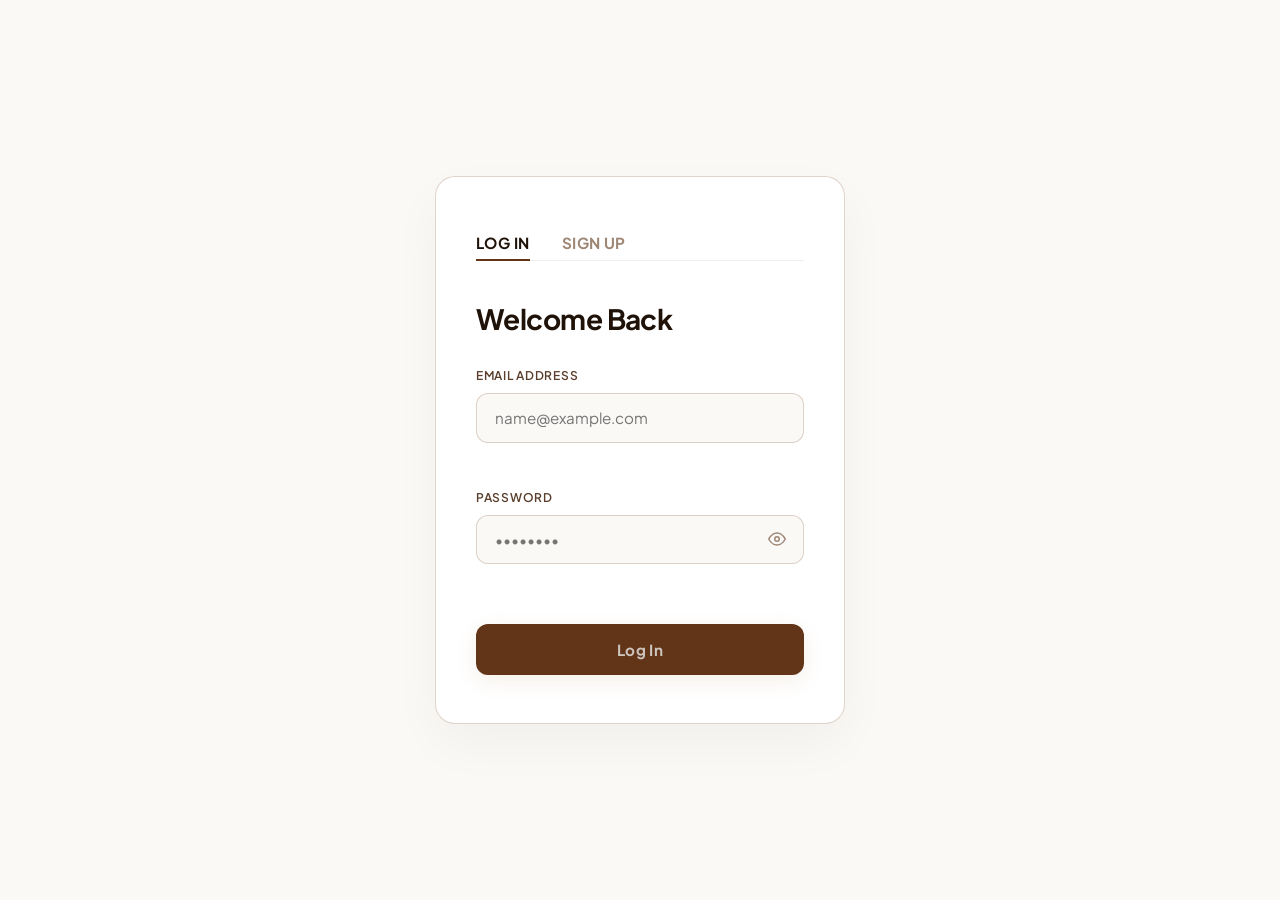
<file: login.html>
<!DOCTYPE html>
<html lang="en">
<head>
  <meta charset="UTF-8">
  <meta name="viewport" content="width=device-width, initial-scale=1.0">
  <title>MonieControl</title>
  <link rel="preconnect" href="https://fonts.googleapis.com" />
  <link rel="preconnect" href="https://fonts.gstatic.com" crossorigin />
  <link rel="icon" type="image/svg+xml" href="images/finly main logo.svg" size="32 X 32">
  <link href="https://fonts.googleapis.com/css2?family=Plus Jakarta Sans:wght@400;500;600;700;800&display=swap" rel="stylesheet" />
  <link rel="stylesheet" href="login.css">
</head>
<body>

  <div class="auth-container">
    <div class="auth-tabs">
      <button id="tab-login" class="tab-btn active" onclick="switchForm('login')">Log In</button>
      <button id="tab-signup" class="tab-btn" onclick="switchForm('signup')">Sign Up</button>
    </div>

    <form id="login-form" class="auth-form active" novalidate>
      <h2>Welcome Back</h2>
      
      <div class="input-group">
        <label for="login-email">Email Address</label>
        <input type="email" id="login-email" placeholder="name@example.com">
        <span class="error-message" id="error-login-email"></span>
      </div>

      <div class="input-group">
        <label for="login-password">Password</label>
        <div class="password-wrapper">
          <input type="password" id="login-password" placeholder="••••••••">
          <button type="button" class="password-toggle" onclick="togglePasswordVisibility('login-password', this)" aria-label="Toggle password visibility">
            <svg class="eye-icon eye-open" viewBox="0 0 24 24" fill="none" stroke="currentColor" stroke-width="2"><path d="M1 12s4-8 11-8 11 8 11 8-4 8-11 8-11-8-11-8z"/><circle cx="12" cy="12" r="3"/></svg>
            <svg class="eye-icon eye-closed" viewBox="0 0 24 24" fill="none" stroke="currentColor" stroke-width="2" style="display:none;"><path d="M17.94 17.94A10.07 10.07 0 0 1 12 20c-7 0-11-8-11-8a18.45 18.45 0 0 1 5.06-5.94M9.9 4.24A9.12 9.12 0 0 1 12 4c7 0 11 8 11 8a18.5 18.5 0 0 1-2.16 3.19m-6.72-1.07a3 3 0 1 1-4.24-4.24"/><line x1="1" y1="1" x2="23" y2="23"/></svg>
          </button>
        </div>
        <span class="error-message" id="error-login-password"></span>
      </div>

      <button type="submit" class="auth-btn"><a href="app-resources/app-dashboard.html" id="btn-name">Log In</a></button>
    </form>

    <form id="signup-form" class="auth-form" novalidate>
      <h2>Create Account</h2>

      <div class="input-group">
        <label for="signup-name">Full Name</label>
        <input type="text" id="signup-name" placeholder="e.g. Michael Samuel">
        <span class="error-message" id="error-signup-name"></span>
      </div>

      <div class="input-group">
        <label for="signup-email">Email Address</label>
        <input type="email" id="signup-email" placeholder="name@example.com">
        <span class="error-message" id="error-signup-email"></span>
      </div>

      <div class="input-group">
        <label for="signup-password">Password</label>
        <div class="password-wrapper">
          <input type="password" id="signup-password" placeholder="Minimum 8 characters">
          <button type="button" class="password-toggle" onclick="togglePasswordVisibility('signup-password', this)" aria-label="Toggle password visibility">
            <svg class="eye-icon eye-open" viewBox="0 0 24 24" fill="none" stroke="currentColor" stroke-width="2"><path d="M1 12s4-8 11-8 11 8 11 8-4 8-11 8-11-8-11-8z"/><circle cx="12" cy="12" r="3"/></svg>
            <svg class="eye-icon eye-closed" viewBox="0 0 24 24" fill="none" stroke="currentColor" stroke-width="2" style="display:none;"><path d="M17.94 17.94A10.07 10.07 0 0 1 12 20c-7 0-11-8-11-8a18.45 18.45 0 0 1 5.06-5.94M9.9 4.24A9.12 9.12 0 0 1 12 4c7 0 11 8 11 8a18.5 18.5 0 0 1-2.16 3.19m-6.72-1.07a3 3 0 1 1-4.24-4.24"/><line x1="1" y1="1" x2="23" y2="23"/></svg>
          </button>
        </div>
        <span class="error-message" id="error-signup-password"></span>
      </div>

      <div class="input-group">
        <label for="signup-confirm">Confirm Password</label>
        <div class="password-wrapper">
          <input type="password" id="signup-confirm" placeholder="Repeat password">
          <button type="button" class="password-toggle" onclick="togglePasswordVisibility('signup-confirm', this)" aria-label="Toggle password visibility">
            <svg class="eye-icon eye-open" viewBox="0 0 24 24" fill="none" stroke="currentColor" stroke-width="2"><path d="M1 12s4-8 11-8 11 8 11 8-4 8-11 8-11-8-11-8z"/><circle cx="12" cy="12" r="3"/></svg>
            <svg class="eye-icon eye-closed" viewBox="0 0 24 24" fill="none" stroke="currentColor" stroke-width="2" style="display:none;"><path d="M17.94 17.94A10.07 10.07 0 0 1 12 20c-7 0-11-8-11-8a18.45 18.45 0 0 1 5.06-5.94M9.9 4.24A9.12 9.12 0 0 1 12 4c7 0 11 8 11 8a18.5 18.5 0 0 1-2.16 3.19m-6.72-1.07a3 3 0 1 1-4.24-4.24"/><line x1="1" y1="1" x2="23" y2="23"/></svg>
          </button>
        </div>
        <span class="error-message" id="error-signup-confirm"></span>
      </div>

      <button type="submit" class="auth-btn">Sign Up</button>
    </form>
  </div>

  <script src="login.js"></script>
</body>
</html>
</file>
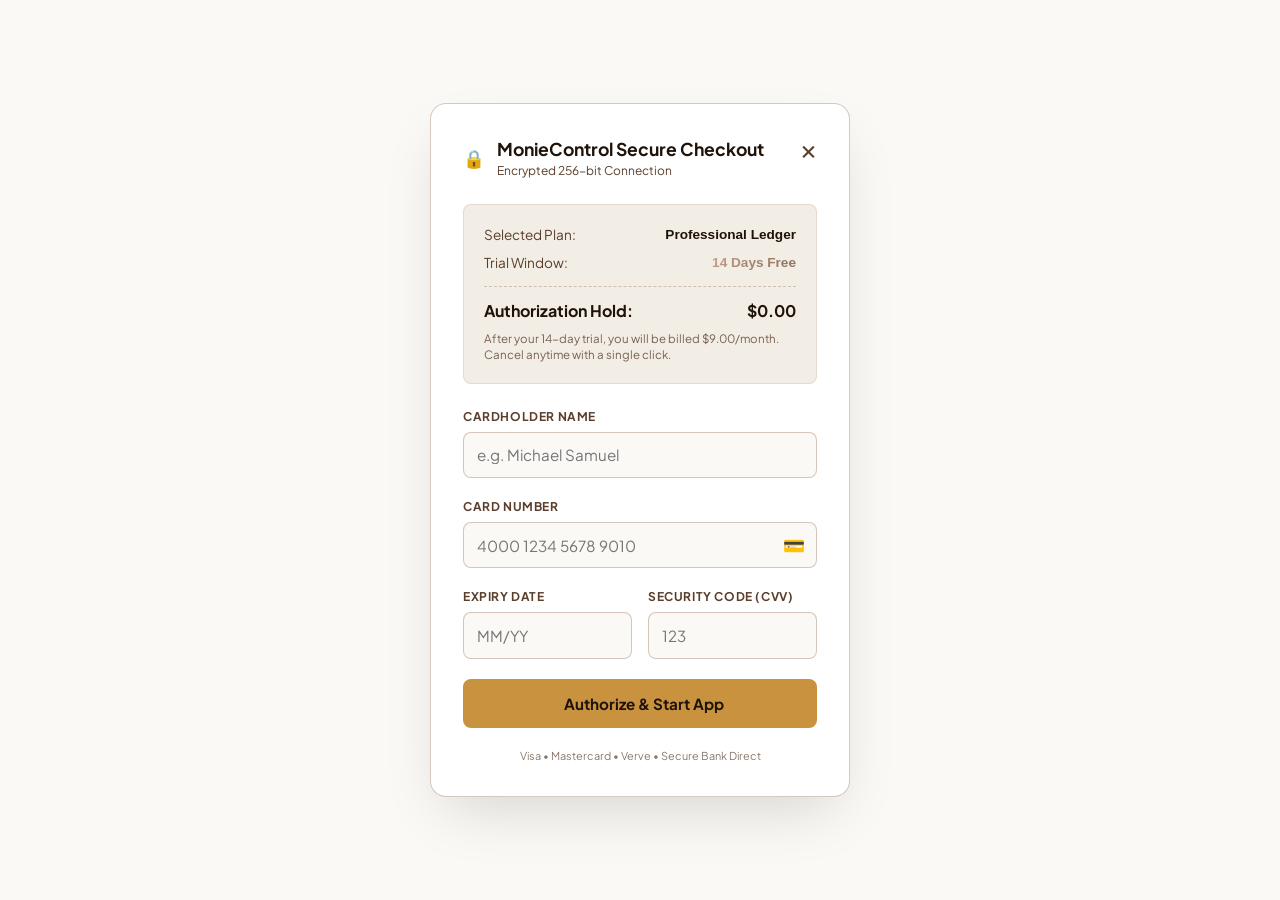
<file: resources/checkout.html>
<!DOCTYPE html>
<html lang="en">
<head>
    <head>
  <meta charset="UTF-8">
  <meta name="viewport" content="width=device-width, initial-scale=1.0">
  <title>Secured Payment</title>
  <link rel="preconnect" href="https://fonts.googleapis.com">
  <link rel="preconnect" href="https://fonts.gstatic.com" crossorigin>
  <link rel="icon" type="image/svg+xml" href="../images/finly main logo.svg" size="32 X 32">
  <link href="https://fonts.googleapis.com/css2?family=Plus Jakarta Sans:wght@400;500;600;700;800&display=swap" rel="stylesheet" />
  <link rel="stylesheet" href="../style.css">
  <link rel="stylesheet" href="checkout.css">
</head>

<body>

  <div class="checkout-page-container">
    <div class="checkout-window">
      
      <!-- Header Controls -->
      <div class="checkout-header">
        <div class="secure-brand">
          <span class="secure-icon">🔒</span>
          <div>
            <h3>MonieControl Secure Checkout</h3>
            <p class="secure-sub">Encrypted 256-bit Connection</p>
          </div>
        </div>
        <!-- Safe Fallback Back-link Route Context -->
        <a href="../index.html" class="close-checkout-btn" aria-label="Cancel Checkout">&times;</a>
      </div>

      <!-- Order Summary Card -->
      <div class="order-summary-box">
        <div class="summary-row">
          <span class="summary-label">Selected Plan:</span>
          <span class="summary-val font-head">Professional Ledger</span>
        </div>
        <div class="summary-row">
          <span class="summary-label">Trial Window:</span>
          <span class="summary-val gold-text">14 Days Free</span>
        </div>
        <div class="summary-divider"></div>
        <div class="summary-row total-row">
          <span>Authorization Hold:</span>
          <span>$0.00</span>
        </div>
        <p class="trial-disclaimer">After your 14-day trial, you will be billed $9.00/month. Cancel anytime with a single click.</p>
      </div>

      <!-- Live Feedback Screen / Success States -->
      <div id="payment-status-screen" class="status-screen" style="display: none;">
        <div class="spinner"></div>
        <h4 id="status-title">Processing Transaction...</h4>
        <p id="status-desc">Verifying credentials with card issuer tokens.</p>
      </div>

      <!-- Primary Payment Form -->
      <form id="secure-payment-form" onsubmit="handlePaymentSubmission(event)">
        
        <!-- Cardholder Name -->
        <div class="form-field-group">
          <label for="card-name">Cardholder Name</label>
          <input type="text" id="card-name" required placeholder="e.g. Michael Samuel" autocomplete="cc-name">
        </div>

        <!-- Card Number Input with dynamic spacing -->
        <div class="form-field-group">
          <label for="card-number">Card Number</label>
          <div class="input-icon-wrapper">
            <input type="text" id="card-number" required maxlength="19" placeholder="4000 1234 5678 9010" autocomplete="cc-number" inputmode="numeric" oninput="formatCardNumber(this)">
            <span class="card-brand-indicator" id="card-type-logo">💳</span>
          </div>
        </div>

        <!-- Compact Expiry & CVV Row -->
        <div class="form-row-split">
          <div class="form-field-group">
            <label for="card-expiry">Expiry Date</label>
            <input type="text" id="card-expiry" required maxlength="5" placeholder="MM/YY" inputmode="numeric" oninput="formatExpiry(this)">
          </div>
          <div class="form-field-group">
            <label for="card-cvv">Security Code (CVV)</label>
            <input type="password" id="card-cvv" required maxlength="4" placeholder="123" inputmode="numeric">
          </div>
        </div>

        <!-- Secure Submission Action -->
        <button type="submit" class="pay-submit-btn">
          <span class="btn-lock-icon"></span> Authorize & Start App
        </button>

        <!-- Network Logos -->
        <div class="merchant-logos">
          <span>Visa</span> • <span>Mastercard</span> • <span>Verve</span> • <span>Secure Bank Direct</span>
        </div>
      </form>

    </div>
  </div>

  <!-- Link to external interaction controller -->
  <script src="checkout.js"></script>

  <script>
  // Sync the checkout page's theme attribute instantly on load based on main page state
  document.documentElement.setAttribute('data-theme', localStorage.getItem('finly-theme') || 'light');
</script>
</body>
</html>
</file>
<file: login.css>
:root {
  --mocha:          #A5856E;
  --mocha-dark:     #8a6d59;
  --mocha-light:    #c4a48f;
  --gold:           #b07d3e;
  --gold-bright:    #623519 ;
  --gold-glow:      rgba(176, 125, 62, 0.12);

  --bg:             #faf9f6;
  --bg-card:        #ffffff;
  --border:         rgba(165, 133, 110, 0.15);
  --border-bright:  rgba(165, 133, 110, 0.35);

  --text-primary:   #1e1209;
  --text-secondary: #5a3e2b;
  --text-muted:     #9e8675;

  --error-color:    #d94141;
  --error-bg:       rgba(217, 65, 65, 0.03);
}

[data-theme="dark"] {
  --bg:             #120b05;
  --bg-card:        #180e07;
  --border:         rgba(165, 133, 110, 0.12);
  --border-bright:  rgba(165, 133, 110, 0.28);

  --text-primary:   #fcfaf7;
  --text-secondary: #e3dcd5;
  --text-muted:     #a89689;
}

* {
  box-sizing: border-box;
}

body {
  margin: 0;
  padding: 1.5rem;
  background-color: var(--bg);
  color: var(--text-primary);
  font-family: 'Plus Jakarta Sans', sans-serif;
  display: flex;
  justify-content: center;
  align-items: center;
  min-height: 100vh;
  transition: background-color 0.3s, color 0.3s;
}

/* Classy Card Container Optimization */
.auth-container {
  background-color: var(--bg-card);
  border: 1px solid var(--border-bright);
  width: 100%;
  max-width: 410px;
  padding: 3rem 2.5rem;
  border-radius: 20px;
  box-shadow: 0 20px 50px rgba(30, 18, 9, 0.04);
}

/* Sleek Minimalist Tabs */
.auth-tabs {
  display: flex;
  margin-bottom: 2.5rem;
  border-bottom: 1px solid var(--border);
  gap: 2rem;
}

.tab-btn {
  background: none;
  border: none;
  padding: 0.5rem 0;
  color: var(--text-muted);
  font-family: 'Plus Jakarta Sans', sans-serif;
  font-size: 0.95rem;
  font-weight: 700;
  letter-spacing: 0.03em;
  text-transform: uppercase;
  cursor: pointer;
  position: relative;
  transition: color 0.25s ease;
}

.tab-btn:hover {
  color: var(--text-secondary);
}

.tab-btn.active {
  color: var(--text-primary);
}

.tab-btn.active::after {
  content: '';
  position: absolute;
  bottom: -1px;
  left: 0;
  width: 100%;
  height: 2px;
  background-color: var(--gold-bright);
}

.auth-form {
  display: none;
}

.auth-form.active {
  display: block;
}

.auth-form h2 {
  font-family: 'Plus Jakarta Sans', sans-serif;
  color: var(--text-primary);
  margin-top: 0;
  margin-bottom: 2rem;
  font-size: 1.75rem;
  font-weight: 700;
  letter-spacing: -0.02em;
}

.input-group {
  margin-bottom: 1.5rem;
  display: flex;
  flex-direction: column;
}

.input-group label {
  color: var(--text-secondary);
  font-size: 0.75rem;
  font-weight: 600;
  margin-bottom: 0.6rem;
  text-transform: uppercase;
  letter-spacing: 0.06em;
}

/* Password Wrapper and Inline Eye Button */
.password-wrapper {
  position: relative;
  display: flex;
  align-items: center;
}

.password-wrapper input {
  width: 100%;
  padding-right: 3rem !important;
}

.password-toggle {
  position: absolute;
  right: 12px;
  background: none;
  border: none;
  color: var(--text-muted);
  cursor: pointer;
  padding: 6px;
  display: flex;
  align-items: center;
  justify-content: center;
  transition: color 0.2s ease;
}

.password-toggle:hover {
  color: var(--text-secondary);
}

.eye-icon {
  width: 18px;
  height: 18px;
}

.input-group input {
  background-color: var(--bg);
  border: 1px solid var(--border-bright);
  border-radius: 12px;
  padding: 0.9rem 1.1rem;
  color: var(--text-primary);
  font-family: 'Plus Jakarta Sans', sans-serif;
  font-size: 0.95rem;
  outline: none;
  transition: border-color 0.2s, box-shadow 0.2s;
}

.input-group input:focus {
  border-color: var(--mocha);
  box-shadow: 0 0 0 4px var(--gold-glow);
}

.input-group input.invalid {
  border-color: var(--error-color);
  background-color: var(--error-bg);
}

.error-message {
  color: var(--error-color);
  font-size: 0.75rem;
  margin-top: 0.45rem;
  min-height: 16px;
  font-weight: 500;
}

.auth-btn {
  width: 100%;
  background-color: var(--gold-bright);
  color: #ffffff;
  font-family: 'Plus Jakarta Sans', sans-serif;
  border: none;
  border-radius: 12px;
  padding: 1rem;
  font-size: 0.95rem;
  font-weight: 700;
  letter-spacing: 0.02em;
  cursor: pointer;
  margin-top: 0.75rem;
  box-shadow: 0 6px 20px var(--gold-glow);
  transition: background-color 0.2s, transform 0.1s;
}

.auth-btn:hover {
  background-color: var(--gold);
}

.auth-btn:active {
  transform: scale(0.99);
}

button a {
  color:#cec5bf;
  text-decoration: none;

}

/* 
   RESPONSIVENESS AND SCREEN SIZES  */

@media (max-width: 480px) {
  body { padding: 1rem; }
  .auth-container { padding: 2.25rem 1.5rem; border-radius: 16px; }
  .auth-form h2 { font-size: 1.5rem; margin-bottom: 1.5rem; }
}

@media (max-width: 340px) {
  body { padding: 0.5rem; }
  .auth-container { padding: 1.75rem 1rem; border-radius: 12px; }
  .auth-tabs { gap: 1rem; margin-bottom: 1.75rem; }
  .tab-btn { font-size: 0.85rem; }
  .auth-form h2 { font-size: 1.25rem; margin-bottom: 1.25rem; }
  .input-group { margin-bottom: 1.1rem; }
  .input-group input { padding: 0.8rem 0.9rem; font-size: 0.9rem; border-radius: 10px; }
  .password-toggle { right: 8px; }
  .eye-icon { width: 16px; height: 16px; }
  .auth-btn { padding: 0.85rem; font-size: 0.9rem; border-radius: 10px; }
}

/* Micro-Display Strategy Boundary Control (250px Layout Support) */
@media (max-width: 270px) {
  .auth-container { padding: 1.25rem 0.65rem; border-radius: 8px; }
  .auth-tabs { gap: 0.6rem; margin-bottom: 1.25rem; }
  .tab-btn { font-size: 0.78rem; letter-spacing: 0.01em; }
  .auth-form h2 { font-size: 1.1rem; }
  .input-group label { font-size: 0.7rem; margin-bottom: 0.4rem; }
  .input-group input { padding: 0.7rem 0.75rem; font-size: 0.85rem; border-radius: 8px; }
  .error-message { font-size: 0.7rem; min-height: 14px; }
  .auth-btn { padding: 0.75rem; font-size: 0.85rem; border-radius: 8px; }
}
</file>
<file: style.css>
@import url('https://fonts.googleapis.com/css2?family=Plus+Jakarta+Sans:wght@400;500;600;700&display=swap');


/*  LIGHT MODE TOKENS  (the main / :root) */

:root {
  /* Brand core */
  --mocha:        #A5856E;
  --mocha-dark:   #8a6d59;
  --mocha-light:  #c4a48f;
  --gold:         #b07d3e;
  --gold-bright:  #c9923f;
  --gold-muted:   #8a6228;
  --gold-glow:    rgba(176,125,62,0.15);

  /* Light surface palette */
  --bg:           #faf9f6;
  --bg-alt:       #f2ede5;
  --bg-card:      #ffffff;
  --surface:      #ffffff;
  --border:       rgba(165,133,110,0.2);
  --border-bright:rgba(165,133,110,0.45);

  /* Text */
  --text-primary:   #1e1209;
  --text-secondary: #5a3e2b;
  --text-muted:     #9e826b;

  /* Dashboard widget colours */
  --dash-bg:      linear-gradient(145deg, #fff8f2 0%, #fdf4ec 100%);
  --dash-border:  rgba(165,133,110,0.25);
  --dash-balance: linear-gradient(135deg, #A5856E 0%, #7a5c42 100%);
  --dash-bar-bg:  rgba(165,133,110,0.12);
  --dash-bar-fill:linear-gradient(90deg, #c4a48f, #A5856E);
  --bar-accent:   linear-gradient(90deg, #7abfcf, #4da8bb);
  --bar-success:  linear-gradient(90deg, #7dba9e, #4faa80);
  --stat-val-color: var(--mocha);

  /* Navbar */
  --nav-bg:       rgba(250,249,246,0.92);
  --nav-border:   rgba(165,133,110,0.2);
  --nav-shadow:   0 4px 24px rgba(44,28,16,0.08);

  /* Shadows */
  --shadow-sm:    0 1px 4px rgba(44,28,16,0.07);
  --shadow-md:    0 4px 16px rgba(44,28,16,0.09);
  --shadow-lg:    0 12px 40px rgba(44,28,16,0.12);
  --shadow-card:  0 4px 20px rgba(165,133,110,0.14);
  --shadow-hover: 0 12px 36px rgba(165,133,110,0.2);
  --shadow-btn:   0 4px 16px rgba(165,133,110,0.3);

  /* Theme toggle icon visibility */
  --icon-sun-opacity:  1;
  --icon-moon-opacity: 0;

  /* Mobile menu */
  --mobile-bg:    #fdf7f0;
  --mobile-link-hover: #f2ede5;
  --mobile-border: rgba(165,133,110,0.18);
}

/*  DARK MODE TOKENS  [data-theme="dark"]  */

[data-theme="dark"] {
  /* Chocolate dark palette */
  --gold:         #c89b4f;
  --gold-bright:  #e0b86a;
  --gold-muted:   #8a6930;
  --gold-glow:    rgba(200,155,79,0.2);

  --bg:           #1a0f0a;
  --bg-alt:       #2e1a10;
  --bg-card:      #231308;
  --surface:      rgba(255,255,255,0.04);
  --border:       rgba(200,155,79,0.15);
  --border-bright:rgba(200,155,79,0.4);

  --text-primary:   #fdf6ee;
  --text-secondary: #c4a882;
  --text-muted:     #7a6048;

  --dash-bg:      linear-gradient(145deg, #2a1a0e 0%, #1e1008 100%);
  --dash-border:  rgba(200,155,79,0.3);
  --dash-balance: linear-gradient(135deg, #8a6930 0%, #6b3d22 100%);
  --dash-bar-bg:  rgba(255,255,255,0.06);
  --dash-bar-fill:linear-gradient(90deg, #8a6930, #c89b4f);
  --bar-accent:   linear-gradient(90deg, #3a7a8a, #60b8cc);
  --bar-success:  linear-gradient(90deg, #3a7a5a, #60c090);
  --stat-val-color: #e0b86a;

  --nav-bg:       rgba(26,15,10,0.88);
  --nav-border:   rgba(200,155,79,0.15);
  --nav-shadow:   0 4px 30px rgba(0,0,0,0.5);

  --shadow-sm:    0 1px 4px rgba(0,0,0,0.3);
  --shadow-md:    0 4px 16px rgba(0,0,0,0.4);
  --shadow-lg:    0 12px 40px rgba(0,0,0,0.5);
  --shadow-card:  0 8px 32px rgba(10,5,2,0.5);
  --shadow-hover: 0 16px 48px rgba(10,5,2,0.6);
  --shadow-btn:   0 4px 20px rgba(200,155,79,0.3);

  --icon-sun-opacity:  0;
  --icon-moon-opacity: 1;

  --mobile-bg:    #231308;
  --mobile-link-hover: #2e1a10;
  --mobile-border: rgba(200,155,79,0.15);

  /* Mocha tones stay similar but slightly brighter on dark */
  --mocha:        #c4a48f;
  --mocha-dark:   #a5856e;
  --mocha-light:  #dac0aa;
}

/*  GLOBAL TOKENS (theme-independent) */
:root {
  --font-heading: 'Plus Jakarta Sans', sans-serif;
  --font-body:    'Plus Jakarta Sans', sans-serif;

  --text-xs:   clamp(0.7rem,   1.4vw, 0.8rem);
  --text-sm:   clamp(0.85rem,  1.8vw, 0.95rem);
  --text-base: clamp(1rem,     2vw,   1.1rem);
  --text-lg:   clamp(1.1rem,   2.2vw, 1.3rem);
  --text-xl:   clamp(1.3rem,   3vw,   1.65rem);
  --text-2xl:  clamp(1.65rem,  4vw,   2.2rem);
  --text-3xl:  clamp(2rem,     5vw,   3rem);
  --text-hero: clamp(2.6rem,   7vw,   4.2rem);

  --sp-xs:  0.5rem;
  --sp-sm:  1rem;
  --sp-md:  1.5rem;
  --sp-lg:  2.5rem;
  --sp-xl:  4rem;
  --sp-2xl: 6.5rem;

  --max-w:   1200px;
  --nav-h:   72px;
  --r-sm:    6px;
  --r-md:    14px;
  --r-lg:    22px;
  --r-full:  999px;

  --ease: cubic-bezier(0.4, 0, 0.2, 1);
  --t:    0.28s var(--ease);
}

/*  RESET & BASE SECTION */

*, *::before, *::after {
  box-sizing: border-box;
  margin: 0;
  padding: 0;
}

html {
  scroll-behavior: smooth;
  font-size: 16px;
}

body {
  font-family: 'Plus Jakarta Sans', sans-serif;
  font-size: var(--text-base);
  color: var(--text-primary);
  background-color: var(--bg);
  line-height: 1.65;
  -webkit-font-smoothing: antialiased;
  overflow-x: hidden;
  transition: background-color 0.35s var(--ease), color 0.35s var(--ease);
}

img, svg { display: block; max-width: 100%; }
a        { color: inherit; text-decoration: none; }
ul, ol   { list-style: none; }
button   { cursor: pointer; border: none; background: none; font-family: inherit; }

/* LAYOUT HELPERS SECTION */

.section-container {
  width: 100%;
  max-width: var(--max-w);
  margin-inline: auto;
  padding-inline: var(--sp-md);
  position: relative;
  z-index: 1;
}

.section-label {
  display: inline-flex;
  align-items: center;
  gap: 0.5rem;
  font-family: var(--font-heading);
  font-size: var(--text-xs);
  font-weight: 700;
  letter-spacing: 0.18em;
  text-transform: uppercase;
  color: var(--gold);
  margin-bottom: var(--sp-sm);
}

.section-label::before {
  content: '';
  display: block;
  width: 24px;
  height: 2px;
  background: linear-gradient(90deg, var(--gold), transparent);
  border-radius: 2px;
}

.section-sub {
  font-size: var(--text-base);
  color: var(--text-secondary);
  max-width: 520px;
  margin-top: var(--sp-sm);
  line-height: 1.75;
}

/* Section dividers */
.features::before,
.how-it-works::before,
.testimonials::before,
.pricing::before {
  content: '';
  position: absolute;
  top: 0; left: 50%;
  transform: translateX(-50%);
  width: 55%; height: 1px;
  background: linear-gradient(90deg, transparent, var(--border-bright), transparent);
}

/* BUTTONS SECTION */

.btn {
  display: inline-flex;
  align-items: center;
  justify-content: center;
  padding: 0.8rem 2rem;
  border-radius: var(--r-full);
  font-family: var(--font-heading);
  font-size: var(--text-sm);
  font-weight: 700;
  letter-spacing: 0.04em;
  transition: all var(--t);
  white-space: nowrap;
  position: relative;
  overflow: hidden;
}

.btn::after {
  content: '';
  position: absolute;
  inset: 0;
  background: linear-gradient(135deg, rgba(255,255,255,0.12) 0%, transparent 60%);
  opacity: 0;
  transition: opacity var(--t);
  border-radius: inherit;
  pointer-events: none;
}
.btn:hover::after { opacity: 1; }

.btn-primary {
  background: linear-gradient(135deg, var(--mocha) 0%, var(--mocha-dark) 100%);
  color: #fff;
  box-shadow: var(--shadow-btn);
  font-weight: 800;
}

.btn-primary:hover,
.btn-primary:focus-visible {
  transform: translateY(-3px);
  box-shadow: 0 8px 28px rgba(165,133,110,0.4);
}

[data-theme="dark"] .btn-primary {
  background: linear-gradient(135deg, var(--gold) 0%, var(--gold-muted) 100%);
  color: #1a0f0a;
}

.btn-ghost {
  background: transparent;
  color: var(--mocha);
  border: 1.5px solid var(--border-bright);
}

.btn-ghost:hover,
.btn-ghost:focus-visible {
  background: var(--gold-glow);
  border-color: var(--mocha);
  color: var(--mocha-dark);
  transform: translateY(-3px);
}

[data-theme="dark"] .btn-ghost {
  color: var(--gold);
  border-color: var(--border-bright);
}

[data-theme="dark"] .btn-ghost:hover {
  color: var(--gold-bright);
  border-color: var(--gold);
}

.btn:focus-visible {
  outline: 2px solid var(--gold);
  outline-offset: 4px;
}

/* NAVBAR SECTION */

.navbar {
  position: fixed;
  top: 0; left: 0; right: 0;
  z-index: 200;
  height: var(--nav-h);
  background: var(--nav-bg);
  backdrop-filter: blur(18px);
  -webkit-backdrop-filter: blur(18px);
  border-bottom: 1px solid var(--nav-border);
  transition: background var(--t), border-color var(--t), box-shadow var(--t);
}

.navbar.scrolled {
  box-shadow: var(--nav-shadow);
  border-color: var(--border-bright);
}

.nav-container {
  display: flex;
  align-items: center;
  justify-content: space-between;
  height: 100%;
  max-width: var(--max-w);
  margin-inline: auto;
  padding-inline: var(--sp-md);
}

.nav-logo {
  display: flex;
  align-items: center;
  gap: 0.45rem;
  font-family: 'Plus Jakarta Sans', sans-serif;
  font-size: 1.45rem;
  font-weight: 800;
  color: var(--text-primary);
  letter-spacing: -0.02em;
  transition: opacity var(--t);
  flex-shrink: 0;
}

.nav-logo img {
  width: 45px;
  height: 45px;

}

.nav-logo:hover { opacity: 0.8; }

.logo-icon {
  color: var(--mocha);
  font-size: 1.5rem;
  line-height: 1;
}

[data-theme="dark"] .logo-icon { color: var(--gold); }

/* Desktop nav links */
.nav-links {
  display: none;
  align-items: center;
  gap: var(--sp-lg);
}

.nav-links a {
  font-family: var(--font-heading);
  font-size: var(--text-sm);
  font-weight: 600;
  color: var(--text-secondary);
  transition: color var(--t);
  position: relative;
  padding-bottom: 3px;
  letter-spacing: 0.02em;
}

.nav-links a::after {
  content: '';
  position: absolute;
  bottom: 0; left: 0;
  width: 0; height: 1.5px;
  background: linear-gradient(90deg, var(--mocha), var(--mocha-light));
  transition: width var(--t);
  border-radius: 2px;
}

.nav-links a:hover { color: var(--mocha); }
.nav-links a:hover::after { width: 100%; }

[data-theme="dark"] .nav-links a:hover { color: var(--gold-bright); }
[data-theme="dark"] .nav-links a::after {
  background: linear-gradient(90deg, var(--gold), var(--gold-bright));
}

/* Nav actions */
.nav-actions {
  display: flex;
  align-items: center;
  gap: 0.75rem;
}

/* ── Theme Toggle Button ── */
.theme-toggle {
  width: 38px;
  height: 38px;
  border-radius: var(--r-sm);
  border: 1px solid var(--border);
  background: var(--surface);
  display: flex;
  align-items: center;
  justify-content: center;
  color: var(--text-secondary);
  transition: background var(--t), border-color var(--t), color var(--t), transform var(--t);
  position: relative;
  overflow: hidden;
  flex-shrink: 0;
}

.theme-toggle:hover {
  background: var(--gold-glow);
  border-color: var(--border-bright);
  color: var(--mocha);
  transform: rotate(15deg) scale(1.05);
}

[data-theme="dark"] .theme-toggle:hover { color: var(--gold); }

.theme-icon {
  position: absolute;
  display: flex;
  align-items: center;
  justify-content: center;
  transition: opacity 0.3s var(--ease), transform 0.3s var(--ease);
}

.theme-icon--light {
  opacity: var(--icon-sun-opacity);
  transform: scale(1);
}

.theme-icon--dark {
  opacity: var(--icon-moon-opacity);
  transform: scale(0.85);
}

[data-theme="dark"] .theme-icon--light {
  opacity: 0;
  transform: scale(0.85);
}
[data-theme="dark"] .theme-icon--dark {
  opacity: 1;
  transform: scale(1);
}

/* ── Hamburger ── */
.hamburger {
  display: flex;
  flex-direction: column;
  justify-content: center;
  gap: 5px;
  width: 38px;
  height: 38px;
  padding: 7px;
  border-radius: var(--r-sm);
  border: 1px solid var(--border);
  background: transparent;
  transition: background var(--t), border-color var(--t);
}

.hamburger:hover {
  background: var(--gold-glow);
  border-color: var(--border-bright);
}

.hamburger span {
  display: block;
  width: 100%;
  height: 1.5px;
  background: var(--text-primary);
  border-radius: 2px;
  transition: all var(--t);
  transform-origin: center;
}

.hamburger.open span:nth-child(1) { transform: translateY(6.5px) rotate(45deg); }
.hamburger.open span:nth-child(2) { opacity: 0; transform: scaleX(0); }
.hamburger.open span:nth-child(3) { transform: translateY(-6.5px) rotate(-45deg); }

/*  MOBILE MENU SECTION */
.mobile-menu {
  position: fixed;
  top: 0; right: 0;
  width: min(340px, 90vw);
  height: 100dvh;
  background: var(--mobile-bg);
  border-left: 1px solid var(--mobile-border);
  z-index: 300;
  transform: translateX(100%);
  transition: transform 0.35s var(--ease), background var(--t);
  overflow-y: auto;
  display: flex;
  flex-direction: column;
  box-shadow: -12px 0 40px rgba(0,0,0,0.15);
}

.mobile-menu.open {
  transform: translateX(0);
}

.mobile-menu__inner {
  display: flex;
  flex-direction: column;
  height: 100%;
  padding: var(--sp-md);
  gap: var(--sp-md);
}

/* Menu header */
.mobile-menu__header {
  display: flex;
  align-items: center;
  justify-content: space-between;
  padding-bottom: var(--sp-md);
  border-bottom: 1px solid var(--mobile-border);
}

.mobile-menu__close {
  width: 36px;
  height: 36px;
  border-radius: var(--r-sm);
  border: 1px solid var(--mobile-border);
  background: transparent;
  color: var(--text-secondary);
  display: flex;
  align-items: center;
  justify-content: center;
  transition: all var(--t);
}

.mobile-menu__close:hover {
  background: var(--gold-glow);
  color: var(--mocha);
  border-color: var(--border-bright);
}

/* Mobile nav links */
.mobile-nav-links {
  display: flex;
  flex-direction: column;
  gap: 0.25rem;
}

.mobile-nav-link {
  display: flex;
  align-items: center;
  gap: var(--sp-sm);
  padding: 0.85rem var(--sp-sm);
  border-radius: var(--r-md);
  font-family: 'Plus Jakarta Sans', sans-serif;
  font-size: var(--text-base);
  font-weight: 600;
  color: var(--text-primary);
  transition: all var(--t);
  position: relative;
}

.mobile-nav-link:hover {
  background: var(--mobile-link-hover);
  color: var(--mocha);
  padding-left: var(--sp-md);
}

[data-theme="dark"] .mobile-nav-link:hover { color: var(--gold-bright); }

.mobile-nav-icon {
  width: 34px;
  height: 34px;
  border-radius: var(--r-sm);
  background: var(--gold-glow);
  border: 1px solid var(--border);
  display: flex;
  align-items: center;
  justify-content: center;
  color: var(--mocha);
  flex-shrink: 0;
  transition: background var(--t), color var(--t);
}

[data-theme="dark"] .mobile-nav-icon { color: var(--gold); }

.mobile-nav-link:hover .mobile-nav-icon {
  background: var(--gold-glow);
  border-color: var(--border-bright);
}

.mobile-nav-arrow {
  margin-left: auto;
  font-size: 0.9rem;
  color: var(--text-muted);
  transition: transform var(--t), color var(--t);
}

.mobile-nav-link:hover .mobile-nav-arrow {
  transform: translateX(4px);
  color: var(--mocha);
}

[data-theme="dark"] .mobile-nav-link:hover .mobile-nav-arrow { color: var(--gold); }

/* Mobile theme switcher */
.mobile-menu__theme {
  padding: var(--sp-md);
  border-radius: var(--r-md);
  border: 1px solid var(--mobile-border);
  background: var(--gold-glow);
  display: flex;
  flex-direction: column;
  gap: 0.75rem;
  margin-top: auto;
}

.mobile-theme-label {
  display: flex;
  align-items: center;
  gap: 0.5rem;
  font-family: 'Plus Jakarta Sans', sans-serif;
  font-size: var(--text-xs);
  font-weight: 700;
  letter-spacing: 0.1em;
  text-transform: uppercase;
  color: var(--text-muted);
}

.mobile-theme-switcher {
  display: grid;
  grid-template-columns: 1fr 1fr;
  gap: 0.5rem;
}

.theme-pill {
  display: flex;
  align-items: center;
  justify-content: center;
  gap: 0.4rem;
  padding: 0.6rem 1rem;
  border-radius: var(--r-md);
  font-family: 'Plus Jakarta Sans', sans-serif;
  font-size: var(--text-xs);
  font-weight: 700;
  color: var(--text-muted);
  border: 1px solid transparent;
  background: transparent;
  transition: all var(--t);
}

.theme-pill:hover {
  background: var(--gold-glow);
  color: var(--text-secondary);
}

.theme-pill.active {
  background: var(--surface);
  border-color: var(--border-bright);
  color: var(--mocha);
  box-shadow: var(--shadow-sm);
}

[data-theme="dark"] .theme-pill.active { color: var(--gold); }

/* Mobile CTA */
.mobile-menu__cta {
  padding-top: var(--sp-md);
  border-top: 1px solid var(--mobile-border);
}

/* Backdrop */
.mobile-menu__backdrop {
  position: fixed;
  inset: 0;
  background: rgba(0,0,0,0.45);
  z-index: 250;
  opacity: 0;
  pointer-events: none;
  transition: opacity 0.35s var(--ease);
  backdrop-filter: blur(3px);
}

.mobile-menu__backdrop.active {
  opacity: 1;
  pointer-events: auto;
}

/* HERO SECTION */
.hero {
  position: relative;
  padding-top: calc(var(--nav-h) + var(--sp-xl));
  padding-bottom: var(--sp-2xl);
  padding-inline: var(--sp-md);
  max-width: var(--max-w);
  margin-inline: auto;
  display: flex;
  flex-direction: column;
  gap: var(--sp-xl);
  align-items: center;
  z-index: 1;
}

/* Warm glow (adapts per theme) */
.hero::before {
  content: '';
  position: absolute;
  top: 15%; left: 50%;
  transform: translateX(-50%);
  width: min(660px, 110vw);
  height: min(660px, 110vw);
  background: radial-gradient(ellipse,
    rgba(165,133,110,0.14) 0%,
    rgba(165,133,110,0.05) 45%,
    transparent 70%);
  pointer-events: none;
  z-index: 0;
}

[data-theme="dark"] .hero::before {
  background: radial-gradient(ellipse,
    rgba(107,61,34,0.28) 0%,
    rgba(46,26,16,0.1) 45%,
    transparent 70%);
}

.hero-content {
  text-align: center;
  max-width: 620px;
  position: relative;
  z-index: 1;
}

#hero-heading {
  font-weight: 900;
  font-family: var(--font-heading);
  font-size: 85px;

}





.hero-eyebrow {
  display: inline-flex;
  align-items: center;
  gap: 0.5rem;
  background: var(--gold-glow);
  border: 0.5px solid var(--border-bright);
  color: var(--gold-bright);
  font-family: 'Plus Jakarta Sans', sans-serif;
  font-size: var(--text-xs);
  font-weight: 700;
  letter-spacing: 0.12em;
  text-transform: uppercase;
  padding: 0.4rem 1.1rem;
  border-radius: 8px;
  margin-bottom: var(--sp-md);
}

.hero-eyebrow::before {
  content: '';
  font-size: 0.45rem;
  color: var(--gold);
}

.hero h1 {
  font-family: var(--font-heading);
  font-size: var(--text-hero);
  font-weight: 800;
  line-height: 1.08;
  color: var(--text-primary);
  margin-bottom: var(--sp-md);
  letter-spacing: -0.03em;
}

.gold-text {
  background: linear-gradient(135deg, var(--mocha-light) 0%, var(--mocha) 50%, var(--mocha-dark) 100%);
  -webkit-background-clip: text;
  -webkit-text-fill-color: transparent;
  background-clip: text;
}

[data-theme="dark"] .gold-text {
  background: linear-gradient(135deg, var(--gold-bright) 0%, var(--gold) 60%, var(--gold-muted) 100%);
  -webkit-background-clip: text;
  -webkit-text-fill-color: transparent;
  background-clip: text;
}

.hero-sub {
  font-size: var(--text-lg);
  color: var(--text-secondary);
  line-height: 1.75;
  margin-bottom: var(--sp-lg);
}

.hero-ctas {
  display: flex;
  flex-wrap: wrap;
  gap: var(--sp-sm);
  justify-content: center;
  margin-bottom: var(--sp-sm);
}

.hero-note {
  font-size: var(--text-xs);
  color: var(--text-muted);
  letter-spacing: 0.04em;
}

/* ── Dashboard Card ── */
.hero-visual {
  width: 100%;
  max-width: 420px;
  position: relative;
  z-index: 1;
}

.hero-visual::before {
  content: '';
  position: absolute;
  inset: -18px;
  border-radius: 36px;
  background: radial-gradient(ellipse,
    rgba(165,133,110,0.12) 0%, transparent 70%);
  pointer-events: none;
  z-index: 0;
}

[data-theme="dark"] .hero-visual::before {
  background: radial-gradient(ellipse,
    rgba(200,155,79,0.14) 0%, transparent 70%);
}

.dashboard-card {
  background: var(--dash-bg);
  border-radius: var(--r-lg);
  padding: var(--sp-md);
  box-shadow: var(--shadow-card);
  border: 1px solid var(--dash-border);
  animation: floatCard 5s ease-in-out infinite;
  position: relative;
  overflow: hidden;
  transition: background var(--t), border-color var(--t);
}

/* Top shimmer line */
.dashboard-card::before {
  content: '';
  position: absolute;
  top: 0; left: 0; right: 0;
  height: 1px;
  background: linear-gradient(90deg,
    transparent 0%, var(--mocha-light) 40%, var(--mocha-light) 60%, transparent 100%);
  opacity: 0.5;
}

@keyframes floatCard {
  0%, 100% { transform: translateY(0) rotate(0.2deg); }
  50%       { transform: translateY(-10px) rotate(-0.2deg); }
}

.dash-header {
  display: flex;
  justify-content: space-between;
  align-items: center;
  margin-bottom: var(--sp-md);
}

.dash-title {
  font-family: var(--font-heading);
  font-size: var(--text-sm);
  font-weight: 700;
  color: var(--text-primary);
}

.dash-date {
  font-size: var(--text-xs);
  color: var(--text-muted);
  background: var(--gold-glow);
  border: 1px solid var(--border);
  padding: 0.2rem 0.6rem;
  border-radius: var(--r-full);
}

.dash-balance {
  display: flex;
  flex-direction: column;
  margin-bottom: var(--sp-md);
  padding: var(--sp-sm) var(--sp-md);
  background: var(--dash-balance);
  border-radius: var(--r-md);
  color: #fff;
  position: relative;
  overflow: hidden;
}

.dash-balance::after {
  content: '$';
  position: absolute;
  right: 14px; top: 50%;
  transform: translateY(-50%);
  font-size: 3.2rem;
  opacity: 0.1;
  line-height: 1;
}

.dash-label {
  font-size: var(--text-xs);
  opacity: 0.8;
  margin-bottom: 0.2rem;
  letter-spacing: 0.06em;
  text-transform: uppercase;
}

.dash-amount {
  font-family: var(--font-heading);
  font-size: var(--text-2xl);
  font-weight: 800;
  letter-spacing: -0.02em;
}

.dash-bars {
  display: flex;
  flex-direction: column;
  gap: 0.7rem;
  margin-bottom: var(--sp-md);
}

.bar-row {
  display: grid;
  grid-template-columns: 72px 1fr 34px;
  align-items: center;
  gap: 0.5rem;
  font-size: var(--text-xs);
  color: var(--text-secondary);
}

.bar {
  height: 6px;
  background: var(--dash-bar-bg);
  border-radius: var(--r-full);
  overflow: hidden;
}

.bar-fill {
  height: 100%;
  background: var(--dash-bar-fill);
  border-radius: var(--r-full);
}

.bar-fill.bar-accent  { background: var(--bar-accent); }
.bar-fill.bar-success { background: var(--bar-success); }

.dash-footer {
  display: flex;
  justify-content: space-between;
  padding-top: var(--sp-sm);
  border-top: 1px solid var(--border);
}

.dash-stat {
  display: flex;
  flex-direction: column;
  align-items: center;
  gap: 2px;
}

.stat-val {
  font-family: var(--font-heading);
  font-size: var(--text-sm);
  font-weight: 700;
  color: var(--stat-val-color);
}

.stat-label {
  font-size: 0.62rem;
  color: var(--text-muted);
  text-transform: uppercase;
  letter-spacing: 0.06em;
}

/* FEATURES SECTION */
.features {
  background: var(--bg-alt);
  padding-block: var(--sp-2xl);
  position: relative;
  overflow: hidden;
  transition: background var(--t);
}



.features h2 {
  font-family: var(--font-heading);
  font-size: var(--text-3xl);
  font-weight: 800;
  line-height: 1.12;
  letter-spacing: -0.025em;
  color: var(--text-primary);
}

.features-grid {
  display: grid;
  grid-template-columns: 1fr;
  gap: 1px;
  margin-top: var(--sp-xl);
  border: 1px solid var(--border);
  border-radius: var(--r-lg);
  overflow: hidden;
  background: var(--border);
}

.feature-card {
  background: var(--bg-alt);
  padding: var(--sp-lg);
  transition: background var(--t);
  position: relative;
}

.feature-card:hover { background: var(--bg-card); }

.feature-icon {
  font-size: 1.4rem;
  color: var(--mocha);
  margin-bottom: var(--sp-sm);
  display: inline-flex;
  align-items: center;
  justify-content: center;
  width: 42px; height: 42px;
  background: var(--gold-glow);
  border-radius: var(--r-sm);
  border: 1px solid var(--border);
  transition: background var(--t), color var(--t);
}

[data-theme="dark"] .feature-icon { color: var(--gold); }

.feature-card:hover .feature-icon {
  background: var(--gold-glow);
  border-color: var(--border-bright);
}

.feature-card h3 {
  font-family: var(--font-heading);
  font-size: var(--text-lg);
  font-weight: 700;
  color: var(--text-primary);
  margin-bottom: var(--sp-xs);
  letter-spacing: -0.01em;
}

.feature-card p {
  font-size: var(--text-sm);
  color: var(--text-secondary);
  line-height: 1.75;
}

/* HOW IT WORKS */
.how-it-works {
  padding-block: var(--sp-2xl);
  background: var(--bg);
  position: relative;
  transition: background var(--t);
}

.how-it-works h2 {
  font-family: var(--font-heading);
  font-size: var(--text-3xl);
  font-weight: 800;
  line-height: 1.12;
  letter-spacing: -0.025em;
  margin-bottom: var(--sp-xl);
}

.steps-list {
  display: flex;
  flex-direction: column;
  gap: var(--sp-md);
}

.step {
  display: flex;
  gap: var(--sp-md);
  align-items: flex-start;
  padding: var(--sp-lg);
  border-radius: var(--r-md);
  border: 1px solid var(--border);
  background: var(--bg-alt);
  transition: border-color var(--t), transform var(--t), background var(--t), box-shadow var(--t);
}

.step:hover {
  border-color: var(--border-bright);
  transform: translateX(6px);
  box-shadow: var(--shadow-md);
}

.step-number {
  font-family: var(--font-heading);
  font-size: clamp(2rem, 5vw, 3rem);
  font-weight: 800;
  background: linear-gradient(135deg, var(--mocha) 0%, var(--mocha-light) 100%);
  -webkit-background-clip: text;
  -webkit-text-fill-color: transparent;
  background-clip: text;
  line-height: 1;
  min-width: 56px;
  flex-shrink: 0;
}

[data-theme="dark"] .step-number {
  background: linear-gradient(135deg, var(--gold) 0%, var(--gold-bright) 100%);
  -webkit-background-clip: text;
  background-clip: text;
}

.step-content h3 {
  font-family: var(--font-heading);
  font-size: var(--text-xl);
  font-weight: 700;
  color: var(--text-primary);
  margin-bottom: var(--sp-xs);
  letter-spacing: -0.01em;
}

.step-content p {
  font-size: var(--text-base);
  color: var(--text-secondary);
  line-height: 1.75;
}

/*  TESTIMONIALS SECTION */
.testimonials {
  background: var(--bg-alt);
  padding-block: var(--sp-2xl);
  position: relative;
  overflow: hidden;
  transition: background var(--t);
}

.testimonials h2 {
  font-family: var(--font-heading);
  font-size: var(--text-3xl);
  font-weight: 800;
  letter-spacing: -0.025em;
  margin-bottom: var(--sp-xl);
}

.testimonials-grid {
  display: grid;
  grid-template-columns: 1fr;
  gap: var(--sp-md);
}

.testimonial-card {
  background: var(--bg-card);
  border-radius: var(--r-md);
  padding: var(--sp-lg);
  border: 1px solid var(--border);
  display: flex;
  flex-direction: column;
  gap: var(--sp-md);
  position: relative;
  overflow: hidden;
  transition: transform var(--t), border-color var(--t), box-shadow var(--t), background var(--t);
}

.testimonial-card::before {
  content: '\201C';
  position: absolute;
  top: -8px; right: 18px;
  font-size: 7rem;
  font-family: Georgia, serif;
  color: var(--mocha);
  opacity: 0.06;
  line-height: 1;
  pointer-events: none;
}

[data-theme="dark"] .testimonial-card::before { color: var(--gold); }

.testimonial-card:hover {
  transform: translateY(-5px);
  border-color: var(--border-bright);
  box-shadow: var(--shadow-hover);
}

.stars { color: var(--mocha); font-size: 0.95rem; letter-spacing: 3px; }
[data-theme="dark"] .stars { color: var(--gold); }

.testimonial-card blockquote p {
  font-size: var(--text-base);
  color: var(--text-secondary);
  line-height: 1.8;
  font-style: italic;
}

.testimonial-author {
  display: flex;
  align-items: center;
  gap: var(--sp-sm);
  margin-top: auto;
  padding-top: var(--sp-sm);
  border-top: 1px solid var(--border);
}

.author-avatar {
  width: 42px; height: 42px;
  border-radius: 50%;
  background: linear-gradient(135deg, var(--mocha-light), var(--mocha));
  display: flex;
  align-items: center;
  justify-content: center;
  font-family: var(--font-heading);
  font-size: var(--text-xs);
  font-weight: 800;
  color: #fff;
  flex-shrink: 0;
  border: 1px solid var(--border-bright);
}

.testimonial-author strong {
  display: block;
  font-family: var(--font-heading);
  font-size: var(--text-sm);
  font-weight: 700;
  color: var(--text-primary);
}

.testimonial-author span {
  font-size: var(--text-xs);
  color: var(--text-muted);
}

/* PRICING SECTION */
.pricing {
  padding-block: var(--sp-2xl);
  background: var(--bg);
  position: relative;
  transition: background var(--t);
}

.pricing h2 {
  font-family: var(--font-heading);
  font-size: var(--text-3xl);
  font-weight: 800;
  letter-spacing: -0.025em;
  margin-bottom: var(--sp-lg);
}

.billing-toggle {
  display: flex;
  align-items: center;
  gap: var(--sp-sm);
  margin-bottom: var(--sp-xl);
}

.toggle-label {
  font-family: var(--font-heading);
  font-size: var(--text-sm);
  font-weight: 600;
  color: var(--text-muted);
  transition: color var(--t);
  display: flex;
  align-items: center;
  gap: 0.4rem;
}

.toggle-label.active { color: var(--text-primary); }

.save-badge {
  background: var(--gold-glow);
  color: var(--gold-bright);
  border: 1px solid var(--border-bright);
  font-size: var(--text-xs);
  font-weight: 700;
  padding: 0.15rem 0.55rem;
  border-radius: var(--r-full);
}

.toggle-switch {
  width: 48px; height: 26px;
  background: var(--border-bright);
  border-radius: var(--r-full);
  padding: 3px;
  transition: background var(--t);
  border: 1px solid var(--border-bright);
}

.toggle-switch[aria-checked="true"] {
  background: linear-gradient(135deg, var(--mocha), var(--mocha-dark));
}

.toggle-thumb {
  display: block;
  width: 18px; height: 18px;
  background: #fff;
  border-radius: 50%;
  box-shadow: 0 1px 4px rgba(0,0,0,0.2);
  transition: transform var(--t);
}

.toggle-switch[aria-checked="true"] .toggle-thumb { transform: translateX(22px); }

.pricing-grid {
  display: grid;
  grid-template-columns: 1fr;
  gap: var(--sp-md);
  align-items: start;
}

.pricing-card {
  background: var(--bg-card);
  border-radius: var(--r-lg);
  padding: var(--sp-lg);
  border: 1px solid var(--border);
  position: relative;
  overflow: hidden;
  transition: transform var(--t), border-color var(--t), box-shadow var(--t), background var(--t);
}

.pricing-card::before {
  content: '';
  position: absolute;
  top: 0; left: 0; right: 0;
  height: 1px;
  background: linear-gradient(90deg, transparent, var(--border-bright), transparent);
}

.pricing-card:hover {
  transform: translateY(-5px);
  border-color: var(--border-bright);
  box-shadow: var(--shadow-hover);
}

.pricing-card--featured {
  border-color: var(--mocha);
  border-width: 2px;
}

[data-theme="dark"] .pricing-card--featured { border-color: var(--gold); }

.pricing-card--featured::before {
  background: linear-gradient(90deg, transparent, var(--mocha), transparent);
}

[data-theme="dark"] .pricing-card--featured::before {
  background: linear-gradient(90deg, transparent, var(--gold), transparent);
}

.popular-badge {
  position: absolute;
  top: -1px; left: 50%;
  transform: translateX(-50%);
  background: linear-gradient(135deg, var(--mocha) 0%, var(--mocha-dark) 100%);
  color: #fff;
  font-family: var(--font-heading);
  font-size: var(--text-xs);
  font-weight: 800;
  letter-spacing: 0.1em;
  text-transform: uppercase;
  padding: 0.3rem 1.2rem;
  border-radius: 0 0 var(--r-md) var(--r-md);
  white-space: nowrap;
}

[data-theme="dark"] .popular-badge {
  background: linear-gradient(135deg, var(--gold) 0%, var(--gold-muted) 100%);
  color: #1a0f0a;
}

.pricing-card h3 {
  font-family: var(--font-heading);
  font-size: var(--text-xs);
  font-weight: 700;
  color: var(--text-muted);
  text-transform: uppercase;
  letter-spacing: 0.14em;
  margin-bottom: var(--sp-sm);
  margin-top: var(--sp-sm);
}

.price {
  display: flex;
  align-items: flex-end;
  gap: 0.2rem;
  margin-bottom: var(--sp-xs);
}

.price-amount {
  font-family: var(--font-heading);
  font-size: var(--text-hero);
  font-weight: 800;
  color: var(--text-primary);
  line-height: 1;
  transition: all var(--t);
  letter-spacing: -0.03em;
}

.pricing-card--featured .price-amount {
  background: linear-gradient(135deg, var(--mocha-light) 0%, var(--mocha) 100%);
  -webkit-background-clip: text;
  -webkit-text-fill-color: transparent;
  background-clip: text;
}

[data-theme="dark"] .pricing-card--featured .price-amount {
  background: linear-gradient(135deg, var(--gold-bright), var(--gold));
  -webkit-background-clip: text;
  background-clip: text;
}

.price-period {
  font-size: var(--text-sm);
  color: var(--text-muted);
  padding-bottom: 0.5rem;
}

.price-desc {
  font-size: var(--text-sm);
  color: var(--text-muted);
  margin-bottom: var(--sp-lg);
  padding-bottom: var(--sp-md);
  border-bottom: 1px solid var(--border);
}

.price-features {
  display: flex;
  flex-direction: column;
  gap: 0.7rem;
  margin-bottom: var(--sp-lg);
}

.price-features li {
  font-size: var(--text-sm);
  color: var(--text-secondary);
  padding-left: 1.5rem;
  position: relative;
}

.price-features li::before {
  content: '✦';
  position: absolute;
  left: 0;
  color: var(--mocha);
  font-size: 0.58rem;
  top: 5px;
}

[data-theme="dark"] .price-features li::before { color: var(--gold); }

.pricing-card .btn { width: 100%; }

/*  FOOTER SECTION */
.footer {
  background: var(--bg-alt);
  border-top: 1px solid var(--border);
  padding-top: var(--sp-xl);
  position: relative;
  transition: background var(--t);
}

.footer::before {
  content: '';
  position: absolute;
  top: 0; left: 50%;
  transform: translateX(-50%);
  width: 40%; height: 1px;
  background: linear-gradient(90deg, transparent, var(--mocha-light), transparent);
}

[data-theme="dark"] .footer::before {
  background: linear-gradient(90deg, transparent, var(--gold), transparent);
}

.footer-container {
  max-width: var(--max-w);
  margin-inline: auto;
  padding-inline: var(--sp-md);
  display: flex;
  flex-direction: column;
  gap: var(--sp-xl);
  padding-bottom: var(--sp-xl);
}

.footer-brand p {
  font-size: var(--text-sm);
  color: var(--text-muted);
  line-height: 1.75;
  max-width: 220px;
  margin-top: var(--sp-sm);
}

.footer-links {
  display: grid;
  grid-template-columns: repeat(3, 1fr);
  gap: var(--sp-md);
}

.footer-col .list a {
  font-size: var(--text-sm);
  color: var(--text-muted);
  transition: color var(--t);

}

.footer-col .list a:hover { 
  color: var(--mocha); }

.footer-col h4 {
  font-family: var(--font-heading);
  font-size: var(--text-xs);
  font-weight: 700;
  letter-spacing: 0.14em;
  text-transform: uppercase;
  color: var(--mocha);
  margin-bottom: var(--sp-sm);
}

[data-theme="dark"] .footer-col h4 { color: var(--gold); }

.footer-col ul { display: flex; flex-direction: column; gap: 0.55rem; }

.footer-col a {
  font-size: var(--text-sm);
  color: var(--text-muted);
  transition: color var(--t);
}

.footer-col a:hover { color: var(--mocha); }
[data-theme="dark"] .footer-col a:hover { color: var(--gold-bright); }

.footer-bottom {
  border-top: 1px solid var(--border);
  padding-block: var(--sp-md);
  text-align: center;
}

.footer-bottom p {
  font-size: var(--text-xs);
  color: var(--text-muted);
  letter-spacing: 0.04em;
}








/* MOBILE PHONE RESPONSIVENESS — min-width: 768px */

@media (max-width: 400px) {

  /* Target buttons inside nav-actions, but NOT the hamburger itself */
  .nav-actions .btn:not(.hamburger) {
    display: none !important;
  }


.btn {
  display: inline-flex;
  align-items: center;
  justify-content: center;
  padding: 0.4rem 1.1rem !important;
  border-radius: var(--r-full);
  font-family: var(--font-heading);
  font-size: var(--text-sm);
  font-weight: 700;
  letter-spacing: 0.04em;
  transition: all var(--t);
  white-space: nowrap;
  position: relative;
  overflow: hidden;
}

}








/*  TABLET SCREEN SIZES — min-width: 768px */
@media (min-width: 768px) {

  .section-container { padding-inline: var(--sp-lg); }

  /* Show desktop nav links */
  .nav-links { display: flex; }
  .hamburger { display: none; }

  .hero {
    flex-direction: row;
    justify-content: space-between;
    align-items: center;
    text-align: left;
    padding-inline: var(--sp-lg);
  }

  .hero-content  { text-align: left; flex: 1; }
  .hero-ctas     { justify-content: flex-start; }
  .hero-visual   { flex: 1; max-width: 380px; }

  

  .features-grid { grid-template-columns: repeat(2, 1fr); }

  .steps-list    { flex-direction: row; gap: var(--sp-md); }
  .step {
    flex: 1;
    flex-direction: column;
    text-align: center;
    align-items: center;
  }
  .step:hover    { transform: translateY(-4px); }
  .step-number   { min-width: auto; }

  .testimonials-grid { grid-template-columns: repeat(2, 1fr); }
  .pricing-grid      { grid-template-columns: repeat(2, 1fr); }

  .footer-container {
    flex-direction: row;
    justify-content: space-between;
  }
}












/*  DESKTOP SCREEN — min-width: 1024px */
@media (min-width: 1024px) {

  .section-container { padding-inline: var(--sp-xl); }

  .hero {
    padding-inline: var(--sp-xl);
    gap: var(--sp-2xl);
  }

  .hero-visual { max-width: 460px; }

  .features-grid     { grid-template-columns: repeat(3, 1fr); }
  .testimonials-grid { grid-template-columns: repeat(3, 1fr); }

  .pricing-grid {
    grid-template-columns: repeat(3, 1fr);
    align-items: start;
  }

  .pricing-card--featured {
    transform: translateY(-14px);
  }
  .pricing-card--featured:hover {
    transform: translateY(-20px);
  }
}

/* ACCESSIBILITY SECTION */
@media (prefers-reduced-motion: reduce) {
  *, *::before, *::after {
    animation-duration: 0.01ms !important;
    transition-duration: 0.01ms !important;
  }
}

:focus-visible {
  outline: 2px solid var(--mocha);
  outline-offset: 4px;
  border-radius: 4px;
}

[data-theme="dark"] :focus-visible {
  outline-color: var(--gold);
}




/* EXTRA SMALL SCREENS RESPONSIVENESS (200px to 300px) */
@media (min-width: 200px) and (max-width: 300px) {
  

  /* Force the hamburger menu to display and remain active */
  .hamburger {
    display: flex !important;
  }
}
</file>
<file: resources/checkout.css>
body {
  margin: 0; padding: 0;
  background-color: var(--bg); /* Adapts to light/dark canvas */
  color: var(--text-primary);
  font-family: 'Plus Jakarta Sans', sans-serif;
  line-height: 1.5;
  display: flex;
  flex-direction: column;
  min-height: 100vh;
  box-sizing: border-box;
  transition: background-color 0.3s ease, color 0.3s ease;
}

.checkout-page-container {
  flex: 1;
  display: flex;
  justify-content: center;
  align-items: center;
  padding: 1.25rem 0.75rem;
  width: 100%;
  box-sizing: border-box;
}

.checkout-window {
  background-color: var(--bg-card); /* Adapts to active surface background */
  border: 1px solid var(--border-bright);
  border-radius: 16px;
  width: 100%;
  max-width: 420px;
  padding: 2rem;
  box-sizing: border-box;
  position: relative;
  overflow: hidden;
  box-shadow: 0 25px 60px -15px rgba(0, 0, 0, 0.15);
}

/* Ensure deep shadows if dark mode attribute is active */
[data-theme="dark"] .checkout-window {
  box-shadow: 0 25px 60px -15px rgba(0, 0, 0, 0.6);
}

/*  IDENTITY HEADER SECTION*/
.checkout-header {
  display: flex;
  justify-content: space-between;
  align-items: flex-start;
  margin-bottom: 1.5rem;
  gap: 0.5rem;
}

.secure-brand {
  display: flex;
  align-items: center;
  gap: 0.75rem;
}

.secure-brand h3 {
  font-family: 'Plus Jakarta Sans', sans-serif;
  font-size: 1.1rem;
  font-weight: 700;
  margin: 0;
  color: var(--text-primary);
}

.secure-sub {
  font-size: 0.75rem;
  color: var(--text-secondary);
  margin: 0;
}

.close-checkout-btn {
  background: none;
  border: none;
  color: var(--text-secondary);
  font-size: 1.75rem;
  text-decoration: none;
  cursor: pointer;
  line-height: 0.8;
  transition: color 0.2s ease;
}

.close-checkout-btn:hover { 
  color: var(--gold-bright); 
}

/*  SUMMARY BOX SECTION */
.order-summary-box {
  background-color: var(--bg-alt);
  border: 1px solid var(--border);
  border-radius: 8px;
  padding: 1.25rem;
  margin-bottom: 1.5rem;
}

.summary-row {
  display: flex;
  justify-content: space-between;
  font-size: 0.85rem;
  margin-bottom: 0.5rem;
}

.summary-label { color: var(--text-secondary); }
.summary-val { font-weight: 700; color: var(--text-primary); font-family: 'Montserrat', sans-serif; }
.gold-text { color: var(--gold-bright); }

.summary-divider {
  border-top: 1px dashed var(--border-bright);
  margin: 0.75rem 0;
}

.total-row {
  font-size: 1rem;
  font-weight: 700;
  color: var(--text-primary);
}

.trial-disclaimer {
  font-size: 0.72rem;
  color: var(--text-secondary);
  opacity: 0.8;
  line-height: 1.4;
  margin: 0;
}

/*  INPUT FIELD FIELDS SECTION */
.form-field-group {
  display: flex;
  flex-direction: column;
  gap: 0.35rem;
  margin-bottom: 1.25rem;
}

.form-field-group label {
  font-size: 0.75rem;
  font-weight: 700;
  color: var(--text-secondary);
  text-transform: uppercase;
  letter-spacing: 0.05em;
}

.form-field-group input {
  background-color: var(--bg);
  border: 1px solid var(--border-bright);
  border-radius: 8px;
  padding: 0.8rem;
  color: var(--text-primary);
  font-family: inherit;
  font-size: 0.95rem;
  width: 100%;
  box-sizing: border-box;
  transition: border-color 0.2s ease, box-shadow 0.2s ease;
}

.form-field-group input:focus {
  outline: none;
  border-color: var(--gold-bright);
  box-shadow: 0 0 0 3px var(--gold-glow);
}

.input-icon-wrapper { position: relative; }

.card-brand-indicator {
  position: absolute;
  right: 12px;
  top: 50%;
  transform: translateY(-50%);
  font-size: 1.1rem;
  pointer-events: none;
  color: var(--text-secondary);
}

.form-row-split {
  display: grid;
  grid-template-columns: 1fr 1fr;
  gap: 1rem;
}

/*  SUBMIT BUTTON SECTION */
.pay-submit-btn {
  background-color: var(--gold-bright);
  color: #ffffff; /* Contrast text fallback */
  border: none;
  border-radius: 8px;
  width: 100%;
  padding: 0.95rem;
  font-family: 'Plus Jakarta Sans', sans-serif;
  font-size: 0.95rem;
  font-weight: 700;
  cursor: pointer;
  display: flex;
  justify-content: center;
  align-items: center;
  gap: 0.5rem;
  transition: opacity 0.2s ease, transform 0.1s ease;
}

/* Make sure button readable contrast text inside light parameters */
[data-theme="light"] .pay-submit-btn {
  color: #1e1209;
}

.pay-submit-btn:hover { opacity: 0.9; }
.pay-submit-btn:active { transform: scale(0.99); }

.merchant-logos {
  text-align: center;
  font-size: 0.68rem;
  color: var(--text-secondary);
  opacity: 0.7;
  margin-top: 1.25rem;
}

/*  LOADING SCREEN STATE SECTION */
.status-screen {
  position: absolute;
  top: 0; left: 0; right: 0; bottom: 0;
  background-color: var(--bg-card);
  display: flex;
  flex-direction: column;
  justify-content: center;
  align-items: center;
  padding: 2rem;
  text-align: center;
  z-index: 10;
}

.spinner {
  width: 44px;
  height: 44px;
  border: 3px solid var(--border);
  border-top-color: var(--gold-bright);
  border-radius: 50%;
  animation: spin 0.8s linear infinite;
  margin-bottom: 1.5rem;
}

@keyframes spin { to { transform: rotate(360deg); } }

#status-title {
  font-family: 'Plus Jakarta Sans', sans-serif;
  margin: 0 0 0.5rem 0;
  font-size: 1.25rem;
  color: var(--text-primary);
}

#status-desc { font-size: 0.85rem; color: var(--text-secondary); margin: 0; }

/* 7. RESPONSIVE MEDIA BREAKPOINTS */
@media (max-width: 350px) {
  .checkout-window { padding: 1.25rem 1rem; border-radius: 8px; }
  .form-row-split { grid-template-columns: 1fr; gap: 0; }
}

@media (max-width: 280px) {
  .secure-brand h3 { font-size: 0.95rem; }
  .secure-sub { display: none; }
  .order-summary-box { padding: 0.75rem; }
  .form-field-group input { padding: 0.65rem 0.5rem; font-size: 0.85rem; }
  .pay-submit-btn { font-size: 0.85rem; padding: 0.85rem; }
}
</file>
